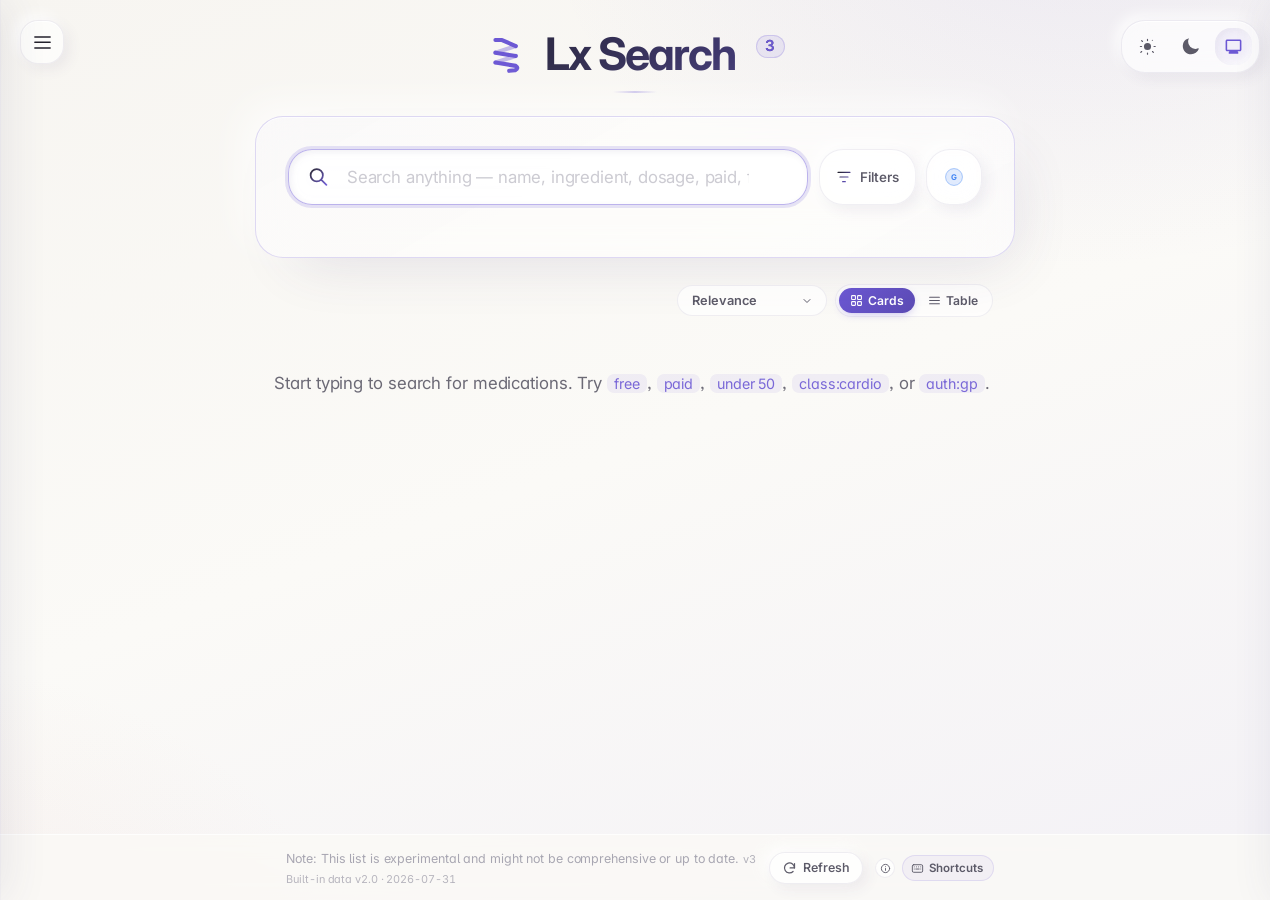
<file: index.html>
<!DOCTYPE html>
<html lang="en">
<head>
    <meta charset="UTF-8">
    <meta name="viewport" content="width=device-width, initial-scale=1, viewport-fit=cover">
    <meta name="color-scheme" content="dark light">
    <meta name="theme-color" content="#0a0911">
    <link rel="manifest" href="manifest.json">
    <link rel="icon" type="image/svg+xml" href="favicon.svg">
    <link rel="apple-touch-icon" href="icon-spring.jpg">
    <link rel="preload" href="src/original.html" as="fetch" crossorigin="anonymous">
    <title>Lx Search</title>
    <style>html{background:#0a0911}@media (prefers-color-scheme: light){html{background:#f7f5f1}}</style>
</head>
<body>
    <script src="js/v3-patches.js"></script>
    <script src="js/bootstrap.js"></script>
</body>
</html>
</file>
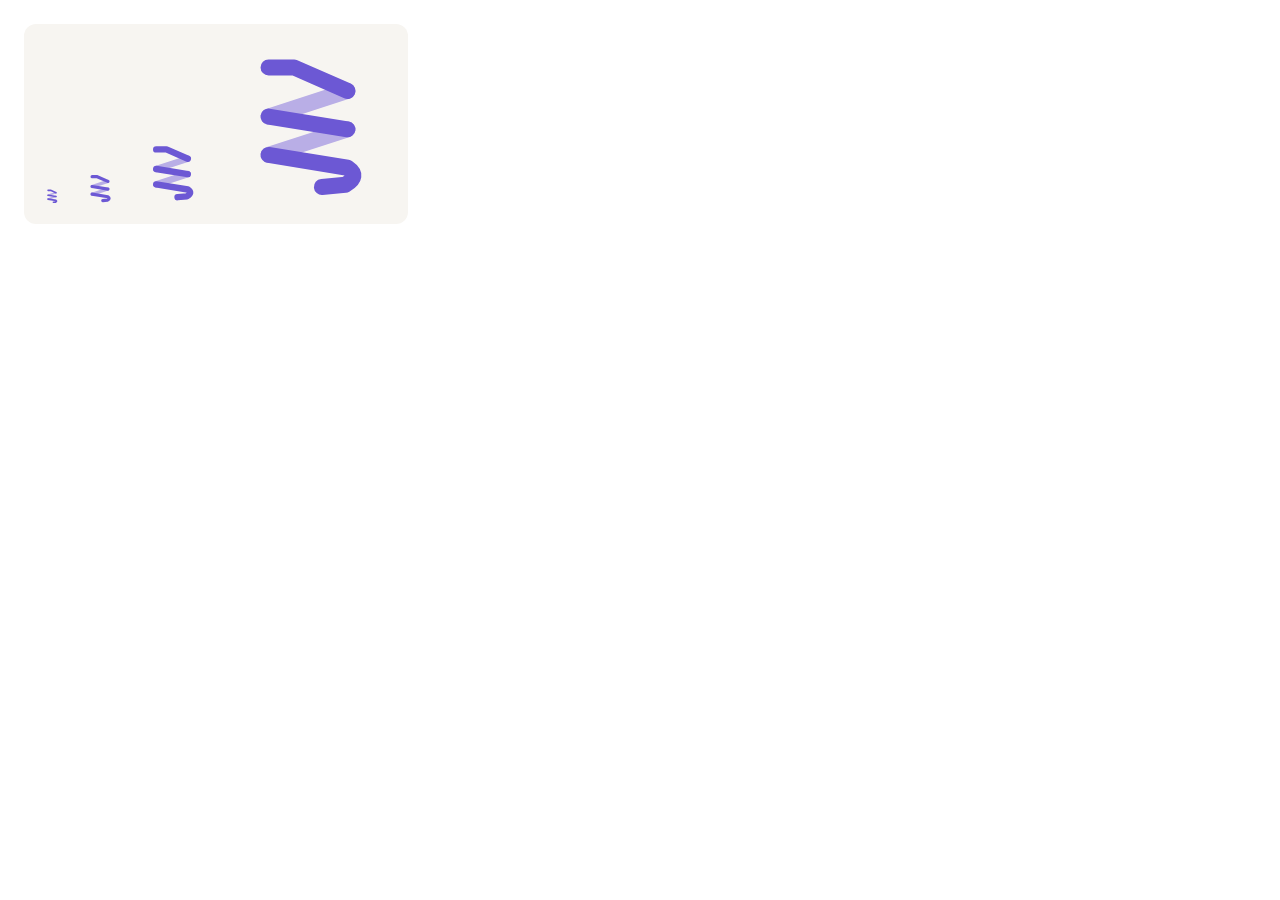
<file: tests/favicon.html>
<!DOCTYPE html>
<html><head><meta charset="UTF-8"><title>favicon</title>
<style>body{margin:0;display:flex;gap:24px;align-items:end;padding:24px;font:12px sans-serif}.l{background:#f7f5f1}.d{background:#0a0911;color-scheme:dark}section{display:flex;gap:24px;align-items:end;padding:20px;border-radius:12px}</style>
</head><body>
<section class="l"><img src="../favicon.svg" width="16"><img src="../favicon.svg" width="32"><img src="../favicon.svg" width="64"><img src="../favicon.svg" width="160"></section>
</body></html>
</file>
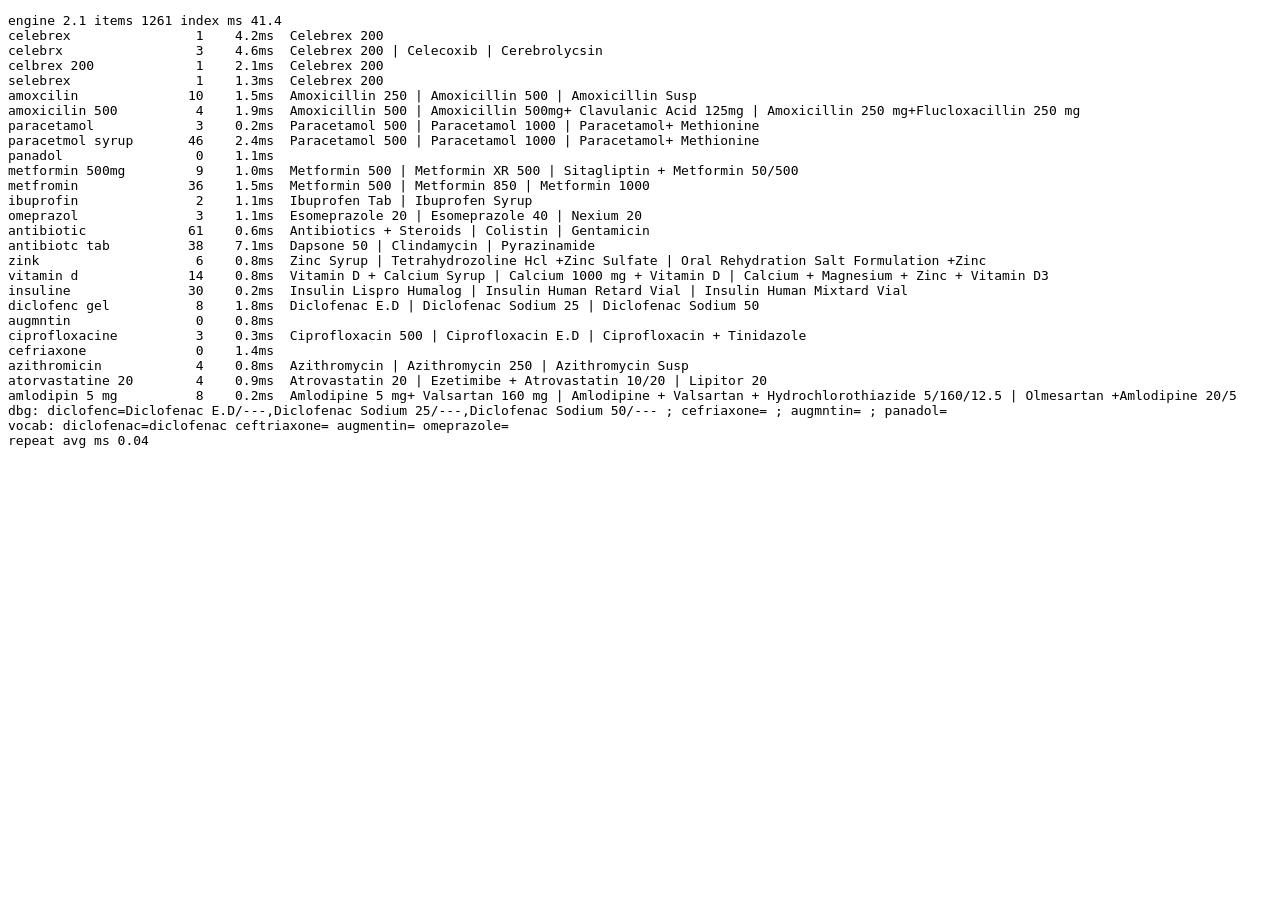
<file: tests/search.html>
<!DOCTYPE html>
<html lang="en">
<head><meta charset="UTF-8"><title>search test</title></head>
<body>
<pre id="out"></pre>
<script src="../js/search-engine.js"></script>
<script src="search-test.js"></script>
</body>
</html>
</file>
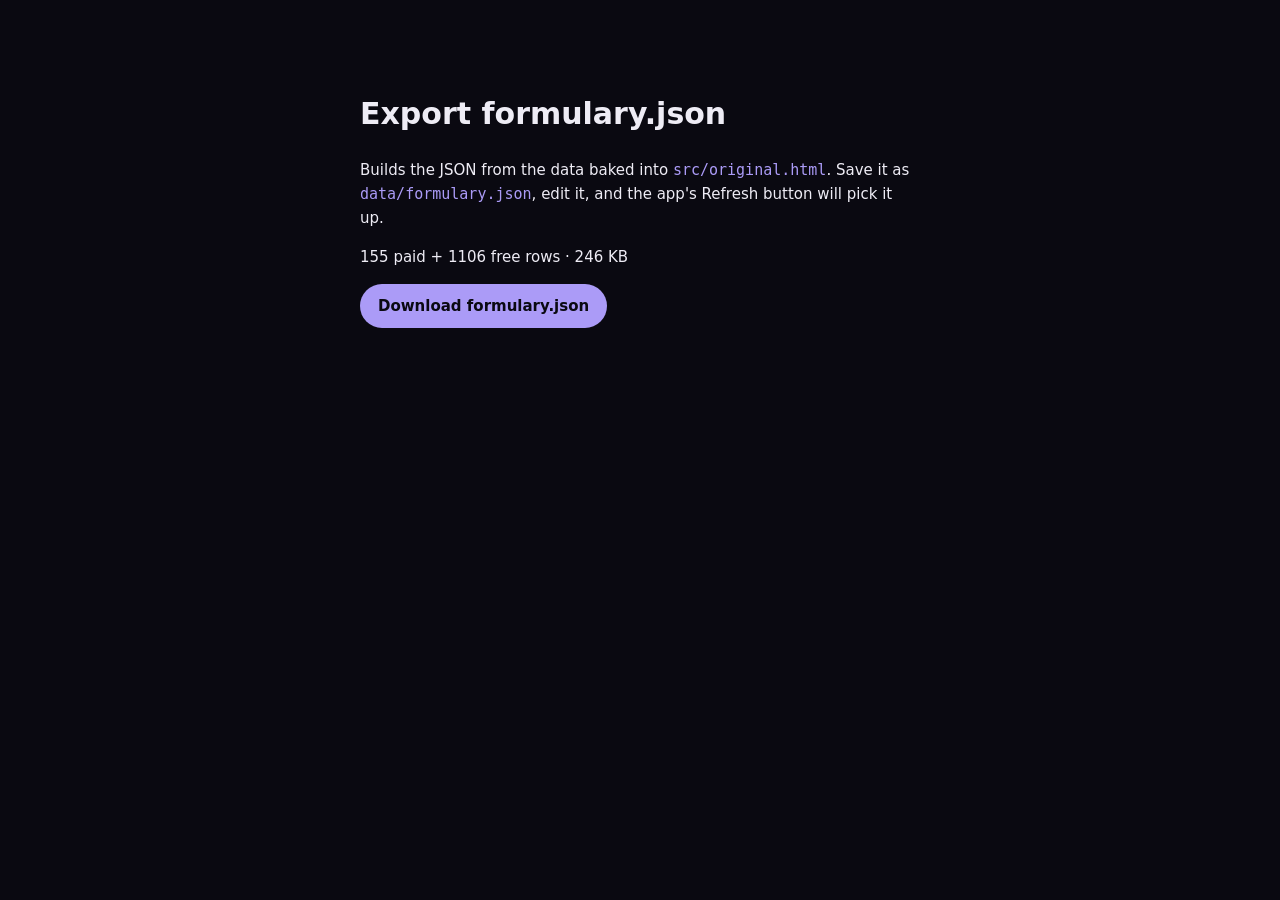
<file: tools/export-json.html>
<!DOCTYPE html>
<html lang="en">
<head><meta charset="UTF-8"><meta name="viewport" content="width=device-width, initial-scale=1"><title>Export formulary.json</title>
<style>body{font:15px/1.6 system-ui,sans-serif;background:#0a0911;color:#eeecf5;max-width:560px;margin:10vh auto;padding:0 20px}button{font:inherit;padding:10px 18px;border-radius:999px;border:0;background:#ab9bf7;color:#0a0911;font-weight:600;cursor:pointer}button:disabled{opacity:.4}code{color:#ab9bf7}</style>
</head>
<body>
<h1>Export formulary.json</h1>
<p>Builds the JSON from the data baked into <code>src/original.html</code>. Save it as <code>data/formulary.json</code>, edit it, and the app's Refresh button will pick it up.</p>
<p id="out">Reading built-in data…</p>
<button id="download" disabled>Download formulary.json</button>
<script src="export-json.js"></script>
</body>
</html>
</file>
